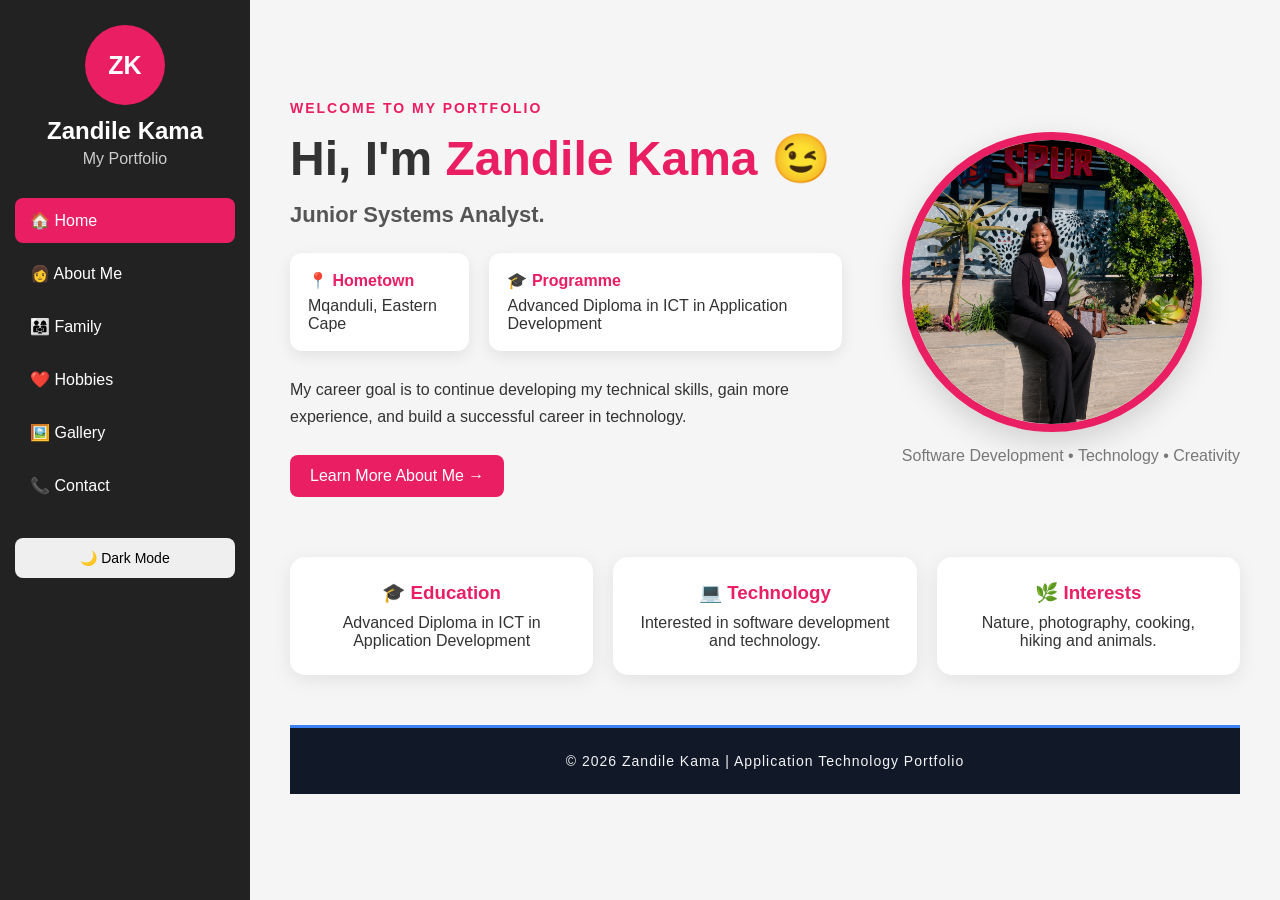
<file: index.html>
<!DOCTYPE html>
<html lang="en">
<head>
    <meta charset="UTF-8">
    <meta name="viewport" content="width=device-width, initial-scale=1.0">
    <title>Zandile Kama | Home</title>
    <link rel="stylesheet" href="style.css">
</head>
<body>
  <!-- SIDEBAR -->
    <aside class="sidebar">
     <div class="profile">
           <div class="profile-circle">
                ZK
            </div>
            <h2>Zandile Kama</h2>
            <p>My Portfolio</p>
        </div>
        <!-- NAVIGATION -->
        <nav>
            <a href="index.html" class="active"> 🏠 Home</a>
            <a href="about.html">👩 About Me </a>
            <a href="family.html"> 👨‍👩‍👧 Family </a>
            <a href="hobbies.html"> ❤️ Hobbies </a>
            <a href="gallery.html"> 🖼️ Gallery </a>
            <a href="contact.html">📞 Contact</a>
        </nav>
        <!-- DARK MODE BUTTON -->
        <button id="darkModeBtn">
            🌙 Dark Mode
        </button>
    </aside>

    <!-- MAIN CONTENT -->
    <main class="content">
      <section class="home">

            <!-- HOME TEXT -->
            <div class="home-text">
                <p class="welcome">WELCOME TO MY PORTFOLIO </p>
                <h1>
                    Hi, I'm <span>Zandile Kama</span> 😉
                </h1>
                <h2> Junior Systems Analyst.</h2>
                <p class="intro"> </p>
                <!-- PERSONAL INFORMATION -->
                <div class="personal-info">
                    <div>
                        <strong>📍 Hometown</strong>
                        <p> Mqanduli, Eastern Cape </p>
                    </div>
                    <div>
                        <strong>🎓 Programme</strong>
                        <p> Advanced Diploma in ICT in Application Development</p>
                    </div>
                </div>
                <!-- CAREER GOAL -->
                <p class="goal">
                    My career goal is to continue developing my
                    technical skills, gain more experience, and build a 
                    successful career in technology.
                </p>

                <!-- BUTTON -->
                <a href="about.html" class="button">
                    Learn More About Me →
                </a>
            </div>

            <!-- PHOTOS -->
            <div class="home-photo">
                <div class="photo-circle">
                    <img src="Profile..png"
                         alt="Photo of Zandile Kama">
                </div>
                <p> Software Development • Technology • Creativity  </p>
            </div>
        </section>
        <!-- QUICK INFORMATION -->
        <section class="quick-info">
            <div class="info-card">
                <h3> 🎓 Education </h3>
                <p> Advanced Diploma in ICT in Application Development</p>
            </div>
            <div class="info-card">
                <h3> 💻 Technology </h3>
                <p>
                    Interested in software development
                    and technology.
                </p>
            </div>
            <div class="info-card">
                <h3> 🌿 Interests </h3>
                <p>
                    Nature, photography, cooking,
                    hiking and animals.
                </p>
            </div>         
        </section>
                <!-- FOOTER -->
        <footer class="footer">
            <p>© 2026 Zandile Kama | Application Technology Portfolio</p>
        </footer>
    </main>
    <script src="script.js"></script>
</body>
</html>
</file>
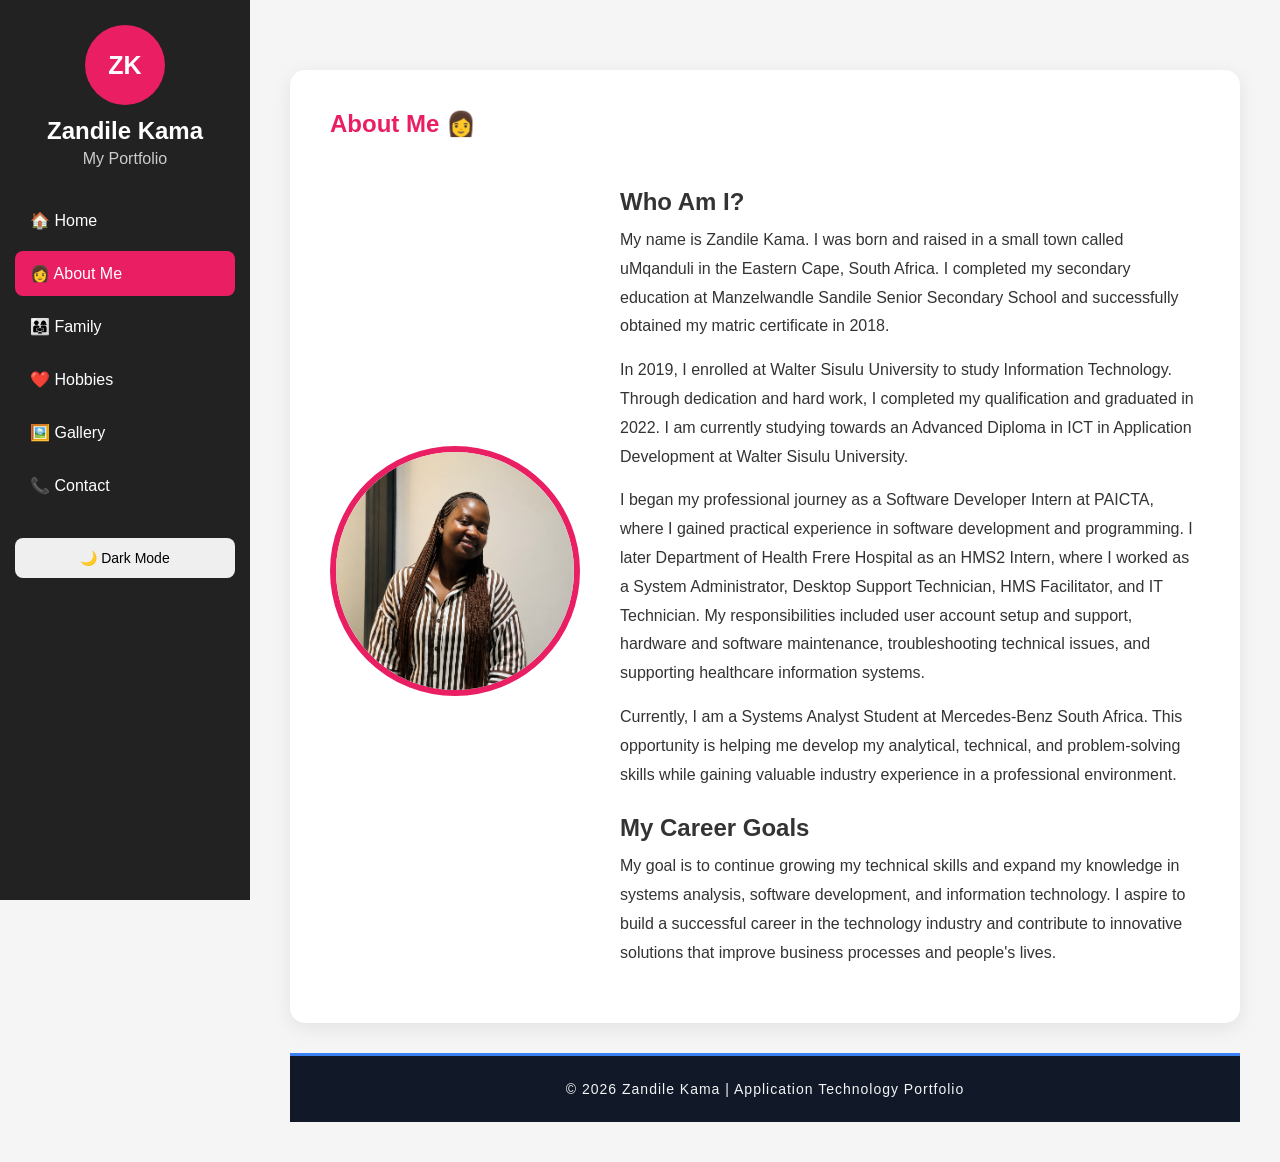
<file: about.html>
<!DOCTYPE html>
<html lang="en">

<head>
    <meta charset="UTF-8">
    <meta name="viewport" content="width=device-width, initial-scale=1.0">
    <title>Zandile Kama | About Me</title>
    <link rel="stylesheet" href="style.css">
</head>
<body>
    <!-- SIDEBAR -->
    <aside class="sidebar">
        <div class="profile">
            <div class="profile-circle">
                ZK
            </div>
            <h2>Zandile Kama</h2>
            <p>My Portfolio</p>
        </div>
        <!-- NAVIGATION -->
        <nav>
            <a href="index.html"> 🏠 Home </a>
            <a href="about.html" class="active"> 👩 About Me </a>
            <a href="family.html"> 👨‍👩‍👧 Family </a>
            <a href="hobbies.html"> ❤️ Hobbies </a>
            <a href="gallery.html"> 🖼️ Gallery </a>
            <a href="contact.html"> 📞 Contact </a>
        </nav>
        <button id="darkModeBtn">
            🌙 Dark Mode
        </button>
    </aside>


    <!-- MAIN CONTENT -->
    <main class="content">
        <section class="card">
            <h1> About Me 👩  </h1>
            <div class="about-content">
                <div class="about-image">
                    <img src="pic.png"
                         alt="Photo of Zandile Kama">
                </div>
                <div class="about-text">
                    <h2>Who Am I?</h2>
                    
<p>
    My name is Zandile Kama. I was born and raised in a small town called
    uMqanduli in the Eastern Cape, South Africa. I completed my secondary
    education at Manzelwandle Sandile Senior Secondary School and successfully
    obtained my matric certificate in 2018.
</p>

<p>
    In 2019, I enrolled at Walter Sisulu University to study Information
    Technology. Through dedication and hard work, I completed my qualification
    and graduated in 2022. I am currently studying towards an Advanced Diploma
    in ICT in Application Development at Walter Sisulu University.
</p>

<p>
    I began my professional journey as a Software Developer Intern at PAICTA,
    where I gained practical experience in software development and programming.
    I later Department of Health Frere Hospital as an HMS2 Intern, where I worked as a
    System Administrator, Desktop Support Technician, HMS Facilitator, and IT
    Technician. My responsibilities included user account setup and support,
    hardware and software maintenance, troubleshooting technical issues, and
    supporting healthcare information systems.
</p>

<p>
    Currently, I am a Systems Analyst Student at Mercedes-Benz South Africa.
    This opportunity is helping me develop my analytical, technical, and
    problem-solving skills while gaining valuable industry experience in a
    professional environment.
</p>

<h2>My Career Goals</h2>

<p>
    My goal is to continue growing my technical skills and expand my knowledge
    in systems analysis, software development, and information technology. I
    aspire to build a successful career in the technology industry and
    contribute to innovative solutions that improve business processes and
    people's lives.
</p>
                </div>
            </div>
        </section>
              <!-- FOOTER -->
        <footer class="footer">
            <p>© 2026 Zandile Kama | Application Technology Portfolio</p>
        </footer>
    </main>
    <script src="script.js"></script>
</body>
</html>
</file>
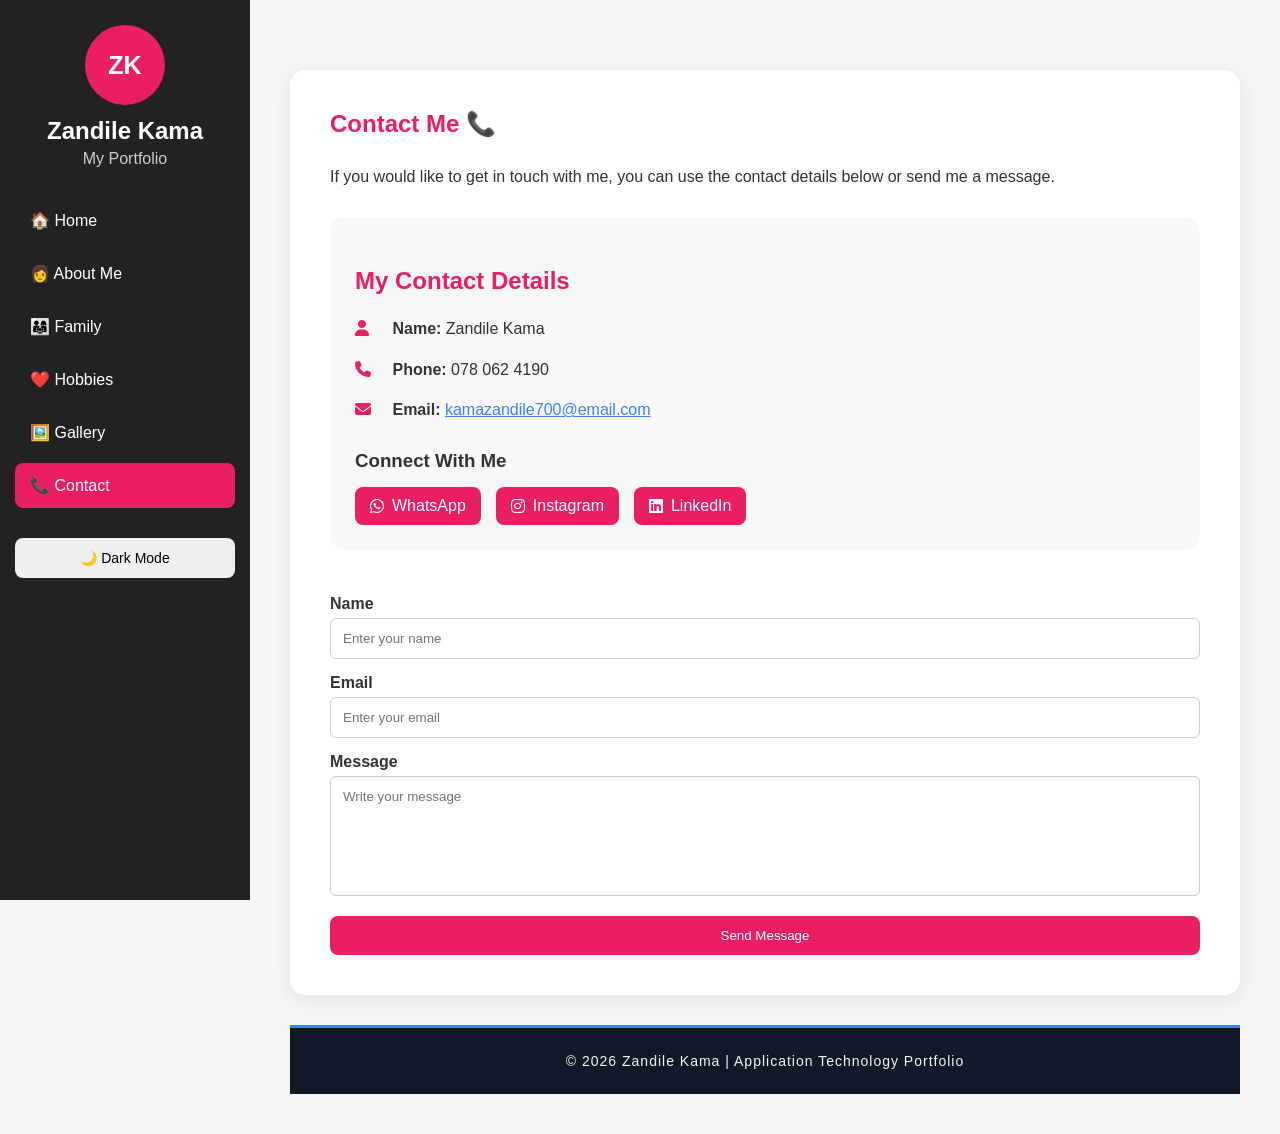
<file: contact.html>
<!DOCTYPE html>
<html lang="en">
<head>
    <meta charset="UTF-8">
    <meta name="viewport" content="width=device-width, initial-scale=1.0">
    <title>Zandile Kama | Contact</title>
    <link rel="stylesheet" href="style.css">
    <!-- Font Awesome Icons -->
    <link rel="stylesheet" 
          href="https://cdnjs.cloudflare.com/ajax/libs/font-awesome/6.5.2/css/all.min.css">
</head>
<body>
    <!-- SIDEBAR -->
    <aside class="sidebar">
        <div class="profile">
            <div class="profile-circle">
                ZK
            </div>
            <h2>Zandile Kama</h2>
            <p>My Portfolio</p>
        </div>
        <!-- NAVIGATION -->
        <nav>
            <a href="index.html"> 🏠 Home </a>
            <a href="about.html"> 👩 About Me</a>
            <a href="family.html"> 👨‍👩‍👧 Family</a>
            <a href="hobbies.html">❤️ Hobbies </a>
            <a href="gallery.html">🖼️ Gallery </a>
            <a href="contact.html" class="active"> 📞 Contact</a>
        </nav>
        <button id="darkModeBtn">
            🌙 Dark Mode
        </button>
    </aside>
    <!-- MAIN CONTENT -->
    <main class="content">
        <section class="card">
            <h1>Contact Me 📞</h1>
            <p>
                If you would like to get in touch with me, you can use the
                contact details below or send me a message.
            </p>
            <!-- CONTACT DETAILS -->
            <div class="contact-details">

                <h2>My Contact Details</h2>
                <p>
                    <i class="fa-solid fa-user"></i>
                    <strong>Name:</strong> Zandile Kama
                </p>
                <p>
                    <i class="fa-solid fa-phone"></i>
                    <strong>Phone:</strong> 078 062 4190
                </p>
                <p>
                <i class="fa-solid fa-envelope"></i>
                <strong>Email:</strong>
                <a href="mailto:kamazandile700@email.com" style="color:#3b82f6;">
                    kamazandile700@email.com
                </a>
            </p>
                <!-- SOCIAL MEDIA -->
                <h3>Connect With Me</h3>
                <div class="social-links">
                    <a href="https://wa.me/27780624190"
                       target="_blank"
                       title="WhatsApp">
                        <i class="fa-brands fa-whatsapp"></i>
                        WhatsApp
                    </a>
                    <a href="https://www.instagram.com/kama_zandile/"
                       target="_blank"
                       title="Instagram">
                        <i class="fa-brands fa-instagram"></i>
                        Instagram
                    </a>
                    <a href="https://www.linkedin.com/in/Zandile Kama/"
                       target="_blank"
                       title="LinkedIn">
                        <i class="fa-brands fa-linkedin"></i>
                        LinkedIn
                    </a>
                </div>
            </div>
            <!-- CONTACT FORM -->
            <form id="contactForm">
                <label for="name">Name</label>
                <input
                    type="text"
                    id="name"
                    placeholder="Enter your name">
                <label for="email">Email</label>
                <input
                    type="email"
                    id="email"
                    placeholder="Enter your email">
                <label for="message">Message</label>
                <textarea
                    id="message"
                    placeholder="Write your message"></textarea>
                <button
                    type="submit"
                    class="button">
                   Send Message
                </button>
            </form>
        </section>
               <!-- FOOTER -->
        <footer class="footer">
            <p>© 2026 Zandile Kama | Application Technology Portfolio</p>
        </footer>
    </main>
    <script src="script.js"></script>
</body>
</html>
</file>
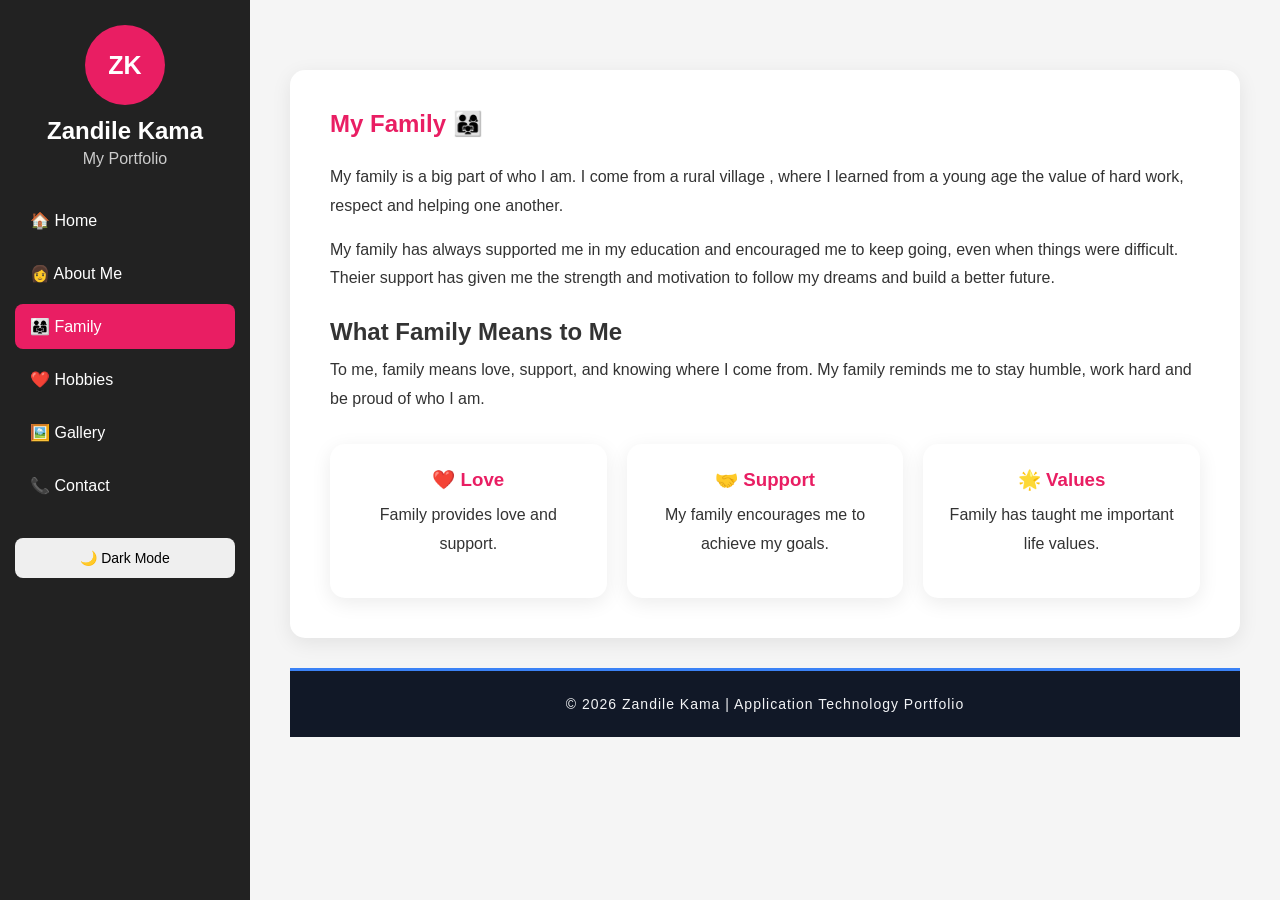
<file: family.html>
<!DOCTYPE html>
<html lang="en">
<head>
    <meta charset="UTF-8">
    <meta name="viewport" content="width=device-width, initial-scale=1.0">
    <title>Zandile Kama | Family</title>
    <link rel="stylesheet" href="style.css">
</head>
<body>
    <!-- SIDEBAR -->
    <aside class="sidebar">
        <div class="profile">
            <div class="profile-circle">
                ZK
            </div>
            <h2>Zandile Kama</h2>
            <p>My Portfolio</p>
        </div>
        <!-- NAVIGATION -->
        <nav>
            <a href="index.html"> 🏠 Home </a>
            <a href="about.html"> 👩 About Me </a>
            <a href="family.html" class="active"> 👨‍👩‍👧 Family </a>
            <a href="hobbies.html">❤️ Hobbies </a>
            <a href="gallery.html"> 🖼️ Gallery </a>
            <a href="contact.html"> 📞 Contact </a>
        </nav>
        <button id="darkModeBtn">
            🌙 Dark Mode
        </button>
    </aside>
    <!-- MAIN CONTENT -->
    <main class="content">
     <section class="card">
            <h1> My Family 👨‍👩‍👧 </h1>
            <p>
                My family is a big part of who I am. I come from a rural village , where I learned from a young age the value of hard  work, respect and helping one another.
            </p>
            <p>
                My family has always supported me in my education and encouraged  me to keep going, even when things were difficult. Theier support has  given me the strength and motivation to follow my dreams and build a better future.              
            </p>

            <h2>What Family Means to Me</h2>
            <p>
                To me, family means love, support, and knowing where I come from.  My family reminds me to stay humble, work hard and be proud of who I am.
            </p>
            <!-- FAMILY VALUES -->
            <div class="family-cards">
                <div class="info-card">
                    <h3> ❤️ Love </h3>
                    <p> Family provides love and support.</p>
                </div>
                <div class="info-card">
                    <h3>🤝 Support
                    </h3>
                    <p>My family encourages me to achieve my goals.</p>
                </div>
                <div class="info-card">
                    <h3> 🌟 Values </h3>
                    <p> Family has taught me important life values.</p>
                </div>
            </div>
        </section>
              <!-- FOOTER -->
        <footer class="footer">
            <p>© 2026 Zandile Kama | Application Technology Portfolio</p>
        </footer>
    </main>
    <script src="script.js"></script>
</body>
</html>
</file>
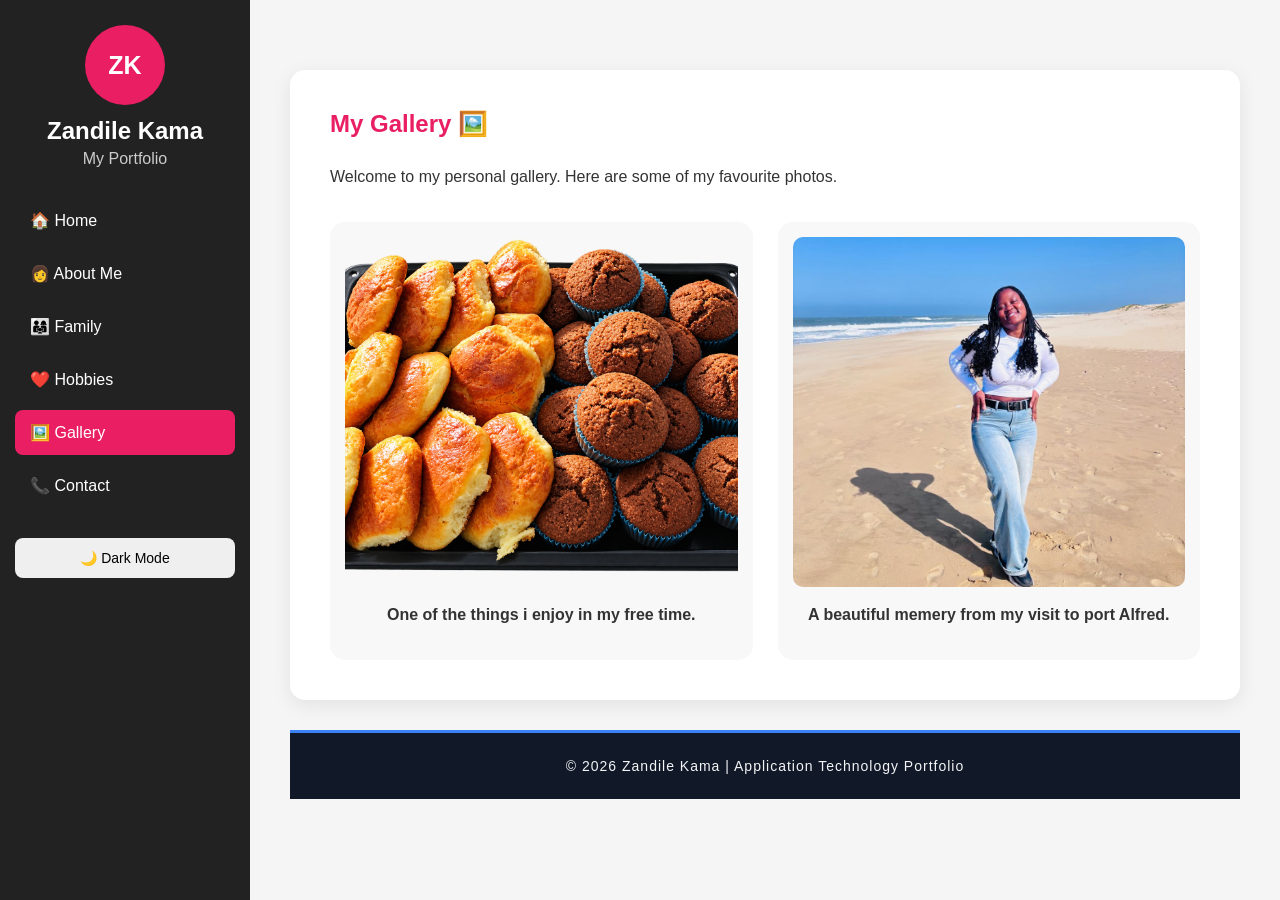
<file: gallery.html>
<!DOCTYPE html>
<html lang="en">

<head>
    <meta charset="UTF-8">
    <meta name="viewport" content="width=device-width, initial-scale=1.0">
    <title>Zandile Kama | Gallery</title>
    <link rel="stylesheet" href="style.css">
</head>
<body>

    <!-- SIDEBAR -->
    <aside class="sidebar">
        <div class="profile">
            <div class="profile-circle">
                ZK
            </div>
           <h2>Zandile Kama</h2>
            <p>My Portfolio</p>
        </div>

        <!-- NAVIGATION -->
        <nav>
            <a href="index.html"> 🏠 Home </a>
            <a href="about.html"> 👩 About Me </a>
            <a href="family.html"> 👨‍👩‍👧 Family </a>
            <a href="hobbies.html">❤️ Hobbies </a>
            <a href="gallery.html" class="active">🖼️ Gallery </a>
            <a href="contact.html"> 📞 Contact </a>
        </nav>

        <button id="darkModeBtn">
            🌙 Dark Mode
        </button>
    </aside>

    <!-- MAIN CONTENT -->
    <main class="content">
        <section class="card">
            <h1> My Gallery 🖼️ </h1>
           <p>
                Welcome to my personal gallery.
                Here are some of my favourite photos.
            </p>
            <div class="gallery">
                <div class="gallery-item">
                    <img src="Scones.png"
                         alt="My Family">
                    <p> One of the things i enjoy in my free time. </p>
                </div>

                <div class="gallery-item">
                    <img src="Profile.jpeg"
                         alt="My photos">
                    <p>A beautiful memery from my visit to port Alfred.</p>
               </div>
            </div>
        </section>
         <!-- FOOTER -->
        <footer class="footer">
            <p>© 2026 Zandile Kama | Application Technology Portfolio</p>
        </footer>
    </main>
    <script src="script.js"></script>
</body>
</html>
</file>
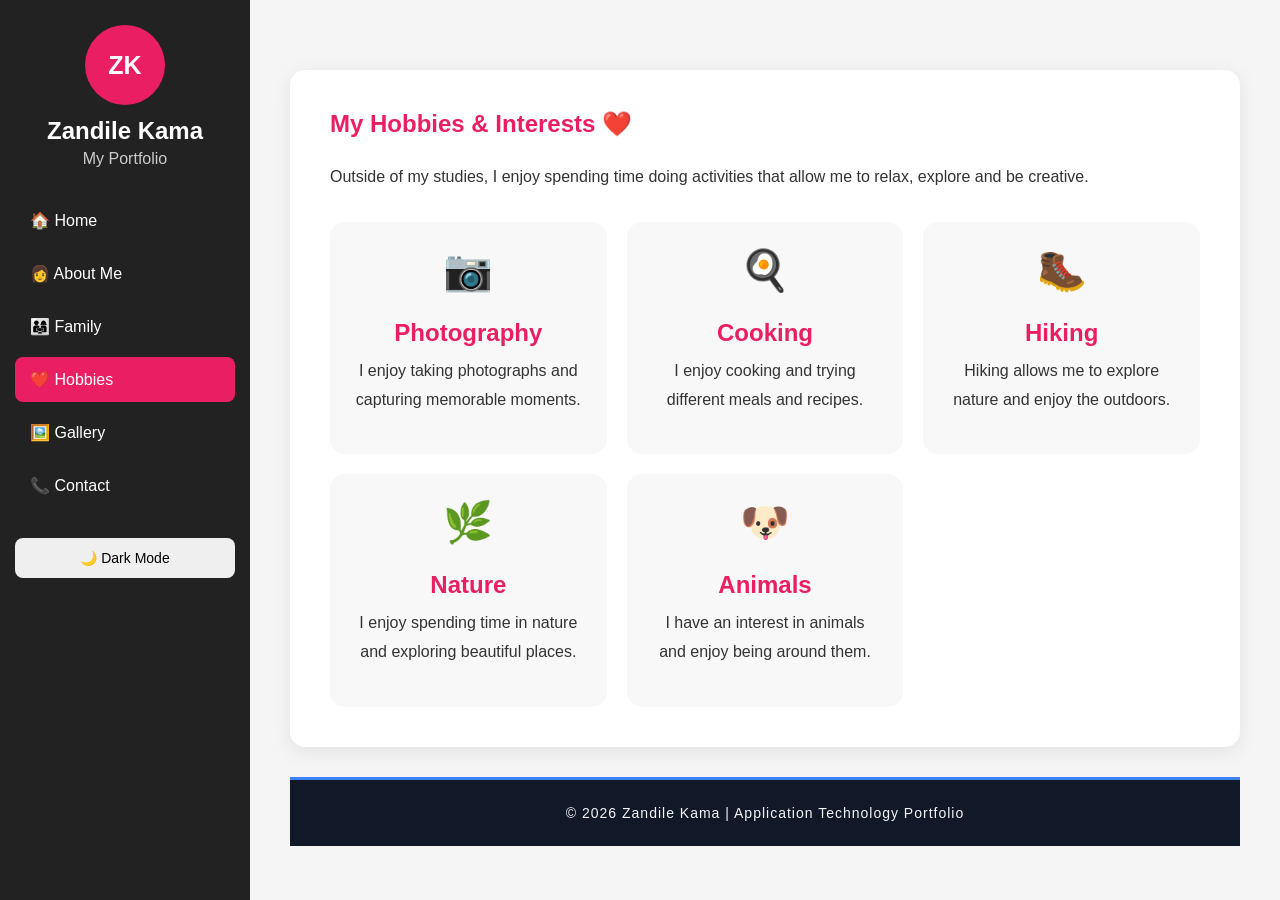
<file: hobbies.html>
<!DOCTYPE html>
<html lang="en">

<head>
    <meta charset="UTF-8">
    <meta name="viewport" content="width=device-width, initial-scale=1.0">
    <title>Zandile Kama | Hobbies</title>
    <link rel="stylesheet" href="style.css">
</head>
<body>

    <!-- SIDEBAR -->
    <aside class="sidebar">
        <div class="profile">
            <div class="profile-circle"> ZK </div>
            <h2>Zandile Kama</h2>
            <p>My Portfolio</p>
        </div>

        <!-- NAVIGATION -->
        <nav>
            <a href="index.html"> 🏠 Home </a>
            <a href="about.html"> 👩 About Me </a>
            <a href="family.html"> 👨‍👩‍👧 Family </a>
            <a href="hobbies.html" class="active"> ❤️ Hobbies</a>
            <a href="gallery.html"> 🖼️ Gallery </a>
            <a href="contact.html"> 📞 Contact </a>
        </nav>

        <button id="darkModeBtn">
            🌙 Dark Mode
        </button>
    </aside>

    <!-- MAIN CONTENT -->
    <main class="content">
        <section class="card">
            <h1>My Hobbies & Interests ❤️</h1>
            <p>
                Outside of my studies, I enjoy spending time doing activities that allow me to relax, explore and be creative.
            </p>
            <!-- HOBBY LIST -->
            <div class="hobby-grid">
                <div class="hobby-card">
                    <div class="hobby-icon"> 📷  </div>
                  <h2>Photography </h2>
                    <p>
                        I enjoy taking photographs and capturing memorable moments.
                    </p>
                </div>
                <div class="hobby-card">
                 <div class="hobby-icon">🍳 </div>
                  <h2> Cooking</h2>
                    <p>
                        I enjoy cooking and trying different meals and recipes.
                    </p>
                </div>
                <div class="hobby-card">
                    <div class="hobby-icon"> 🥾 </div>
                    <h2> Hiking </h2>
                    <p>
                        Hiking allows me to explore nature and enjoy the outdoors.
                    </p>
                </div>
                <div class="hobby-card">
                    <div class="hobby-icon"> 🌿 </div>
                    <h2> Nature</h2>
                    <p>
                        I enjoy spending time in nature and exploring beautiful places.
                    </p>
                </div>
                <div class="hobby-card">
                    <div class="hobby-icon"> 🐶 </div>
                    <h2> Animals </h2>
                    <p>
                        I have an interest in animals and enjoy being around them.
                    </p>
                </div>
            </div>
        </section>
              <!-- FOOTER -->
        <footer class="footer">
            <p>© 2026 Zandile Kama | Application Technology Portfolio</p>
        </footer>
    </main>
    <script src="script.js"></script>
</body>
</html>
</file>
<file: style.css>
/* =================================
   GENERAL
   ================================= */
* {
    margin: 0;
    padding: 0;
    box-sizing: border-box;
}
body {
    font-family: Arial, sans-serif;
    background: #f5f5f5;
    color: #333;
    transition: 0.3s;
}
/* =================================
   SIDEBAR
   ================================= */
.sidebar {
    position: fixed;
    left: 0;
    top: 0;
    width: 250px;
    height: 100vh;
    background: #222;
    color: white;
    padding: 25px 15px;
}
.profile {
    text-align: center;
    margin-bottom: 30px;
}
.profile-circle {
    width: 80px;
    height: 80px;
    border-radius: 50%;
    background: #e91e63;
    display: flex;
    align-items: center;
    justify-content: center;
    margin: auto;
    font-size: 25px;
    font-weight: bold;
}
.profile h2 {
    margin-top: 12px;
}
.profile p {
    margin-top: 5px;
    color: #ccc;
}
/* =================================
   NAVIGATION
   ================================= */
nav {
    display: flex;
    flex-direction: column;
    gap: 8px;
}
nav a {
    text-decoration: none;
    color: white;
    padding: 13px 15px;
    border-radius: 8px;
    transition: 0.3s;
}
nav a:hover,
nav a.active {
    background: #e91e63;
}
/* =================================
   DARK MODE BUTTON
   ================================= */
#darkModeBtn {
    width: 100%;
    margin-top: 30px;
    padding: 12px;
    border: none;
    border-radius: 8px;
    cursor: pointer;
    font-size: 14px;
}
/* =================================
   MAIN CONTENT
   ================================= */
.content {
    margin-left: 250px;
    padding: 40px;
    min-height: 100vh;
}
/* =================================
   HOME PAGE
   ================================= */
.home {
    max-width: 1100px;
    margin: 60px auto;
    display: flex;
    align-items: center;
    justify-content: space-between;
    gap: 60px;
}
.home-text {
    flex: 1;
}
.welcome {
    color: #e91e63;
    font-weight: bold;
    letter-spacing: 2px;
    font-size: 14px;
}
.home h1 {
    font-size: 48px;
    margin: 15px 0;
}
.home h1 span {
    color: #e91e63;
}
.home h2 {
    font-size: 22px;
    margin-bottom: 20px;
    color: #555;
}
.intro {
    font-size: 17px;
    line-height: 1.8;
    max-width: 650px;
}
.goal {
    line-height: 1.7;
    margin-bottom: 15px;
}
/* =================================
   PERSONAL INFORMATION
   ================================= */
.personal-info {
    display: flex;
    gap: 20px;
    margin: 25px 0;
}
.personal-info div {
    background: white;
    padding: 18px;
    border-radius: 12px;
   box-shadow:
        0 5px 15px rgba(0, 0, 0, 0.08);
}
.personal-info strong {
    color: #e91e63;
}
.personal-info p {
    margin-top: 7px;
}
/* =================================
   BUTTON
   ================================= */
.button {
    display: inline-block;
    margin-top: 10px;
    padding: 12px 20px;
    background: #e91e63;
    color: white;
    text-decoration: none;
    border: none;
    border-radius: 8px;
    cursor: pointer;
    transition: 0.3s;
}
.button:hover {
    transform: translateY(-3px);
}
/* =================================
   HOME PHOTO
   ================================= */
.home-photo {
    text-align: center;
}
.photo-circle {
    width: 300px;
    height: 300px;
    border-radius: 50%;
    overflow: hidden;
    border: 8px solid #e91e63;
    box-shadow:
        0 10px 30px rgba(0, 0, 0, 0.15);
    animation:
        float 3s ease-in-out infinite;
}
.photo-circle img {
    width: 100%;
    height: 100%;
    object-fit: cover;
}
.home-photo p {
    margin-top: 15px;
    color: #777;
}
/* =================================
   PHOTO ANIMATION
   ================================= */
@keyframes float {
    0% {
        transform: translateY(0);
    }
    50% {
        transform: translateY(-10px);
    }
    100% {
        transform: translateY(0);
    }
}
/* =================================
   QUICK INFORMATION
   ================================= */
.quick-info {
    max-width: 1100px;
    margin: 20px auto 50px;
    display: grid;
    grid-template-columns:
        repeat(3, 1fr);
    gap: 20px;
}
.info-card {
    background: white;
    padding: 25px;
    border-radius: 15px;
    text-align: center;
    box-shadow:
        0 5px 20px rgba(0, 0, 0, 0.08);
    transition: 0.3s;
}
.info-card:hover {
    transform: translateY(-8px);
}
.info-card h3 {
    color: #e91e63;
    margin-bottom: 10px;
}
/* =================================
   GENERAL CARD
   ================================= */
.card {
    background: white;
    padding: 40px;
    border-radius: 15px;
    max-width: 1000px;
    margin: 30px auto;
    box-shadow:
        0 5px 20px rgba(0, 0, 0, 0.08);
}
.card h1 {
    color: #e91e63;
    margin-bottom: 25px;
}
.card h2 {
    margin-top: 25px;
    margin-bottom: 10px;
}
.card p {
    line-height: 1.8;
    margin-bottom: 15px;
}
/* =================================
   ABOUT PAGE
   ================================= */
.about-content {
    display: flex;
    gap: 40px;
    align-items: center;
}
.about-image img {
    width: 250px;
    height: 250px;
    object-fit: cover;
    border-radius: 50%;
    border: 6px solid #e91e63;
}
.about-text {
    flex: 1;
}
/* =================================
   FAMILY PAGE
   ================================= */
.family-cards {
    display: grid;
    grid-template-columns:
        repeat(3, 1fr);
    gap: 20px;
    margin-top: 30px;
}
/* =================================
   HOBBIES
   ================================= */
.hobby-grid {
    display: grid;
    grid-template-columns:
        repeat(3, 1fr);
    gap: 20px;
    margin-top: 30px;
}
.hobby-card {
    background: #f8f8f8;
    padding: 25px;
    border-radius: 15px;
    text-align: center;
    transition: 0.3s;
}
.hobby-card:hover {
    transform: translateY(-8px);
    box-shadow:
        0 8px 20px rgba(0, 0, 0, 0.1);
}
.hobby-icon {
    font-size: 40px;
    margin-bottom: 15px;
}
.hobby-card h2 {
    color: #e91e63;
    margin-bottom: 10px;
}
/* =================================
   GALLERY
   ================================= */
.gallery {
    display: grid;
    grid-template-columns:
        repeat(2, 1fr);
    gap: 25px;
    margin-top: 30px;
}
.gallery-item {
    text-align: center;
    background: #f8f8f8;
    padding: 15px;
    border-radius: 15px;
    transition: 0.3s;
}
.gallery-item:hover {
    transform: scale(1.03);
}
.gallery-item img {
    width: 100%;
    height: 350px;
    object-fit: cover;
    border-radius: 10px;
}
.gallery-item p {
    margin-top: 10px;
    font-weight: bold;
}
/* =================================
   CONTACT FORM
   ================================= */
form {
    display: flex;
    flex-direction: column;
}
label {
    margin-top: 15px;
    margin-bottom: 5px;
    font-weight: bold;
}
input,
textarea {
    padding: 12px;
    border: 1px solid #ccc;
    border-radius: 6px;
    font-family: Arial, sans-serif;
}
textarea {
    height: 120px;
    resize: none;
}
form .button {
    margin-top: 20px;
}
/* =================================
   DARK MODE
   ================================= */
body.dark {
    background: #121212;
    color: white;
}
body.dark .home h2 {
    color: #ccc;
}
body.dark .personal-info div,
body.dark .info-card,
body.dark .card {
    background: #1f1f1f;
}
body.dark .hobby-card,
body.dark .gallery-item {
    background: #292929;
}
body.dark .home-photo p {
    color: #bbb;
}
/* =================================
   MOBILE RESPONSIVE DESIGN
   ================================= */
@media (max-width: 800px) {
    .sidebar {
        position: relative;
        width: 100%;
        height: auto;
    }
    .content {
        margin-left: 0;
        padding: 20px;
    }
    .home {
        flex-direction: column-reverse;
        text-align: center;
        margin-top: 30px;
    }
    .home h1 {
        font-size: 36px;
    }
    .personal-info {
        flex-direction: column;
    }
    .quick-info {
        grid-template-columns: 1fr;
    }
    .about-content {
        flex-direction: column;
    }
    .family-cards {
        grid-template-columns: 1fr;
    }
    .hobby-grid {
        grid-template-columns: 1fr;
    }
    .gallery {
        grid-template-columns: 1fr;
    }
    .photo-circle {
        width: 230px;
        height: 230px;
    }
    .about-image img {
        width: 200px;
        height: 200px;
    }
}
/* =================================
   CONTACT DETAILS
   ================================= */
.contact-details {
    margin: 25px 0 30px;
    padding: 25px;
    background: #f8f8f8;
    border-radius: 15px;
}

.contact-details h2 {
    color: #e91e63;
    margin-bottom: 20px;
}

.contact-details h3 {
    margin-top: 25px;
    margin-bottom: 15px;
}

.contact-details p {
    margin-bottom: 12px;
}

.contact-details i {
    color: #e91e63;
    width: 25px;
    margin-right: 8px;
}

/* =================================
   SOCIAL MEDIA LINKS
   ================================= */
.social-links {
    display: flex;
    gap: 15px;
    flex-wrap: wrap;
}
.social-links a {
    display: inline-flex;
    align-items: center;
    gap: 8px;
    padding: 10px 15px;
    background: #e91e63;
    color: white;
    text-decoration: none;
    border-radius: 8px;
    transition: 0.3s;
}
.social-links a:hover {
    transform: translateY(-3px);
    opacity: 0.85;
}
.social-links i {
    color: white;
    width: auto;
    margin: 0;
}
/* =================================
   CONTACT DARK MODE
   ================================= */
body.dark .contact-details {
    background: #292929;
}
.footer {
    background: #111827;
    color: #f3f4f6;
    text-align: center;
    padding: 25px;
    margin-top: 30px;
    border-top: 3px solid #3b82f6;
}

.footer p {
    margin: 0;
    font-size: 14px;
    letter-spacing: 1px;
}
</file>
